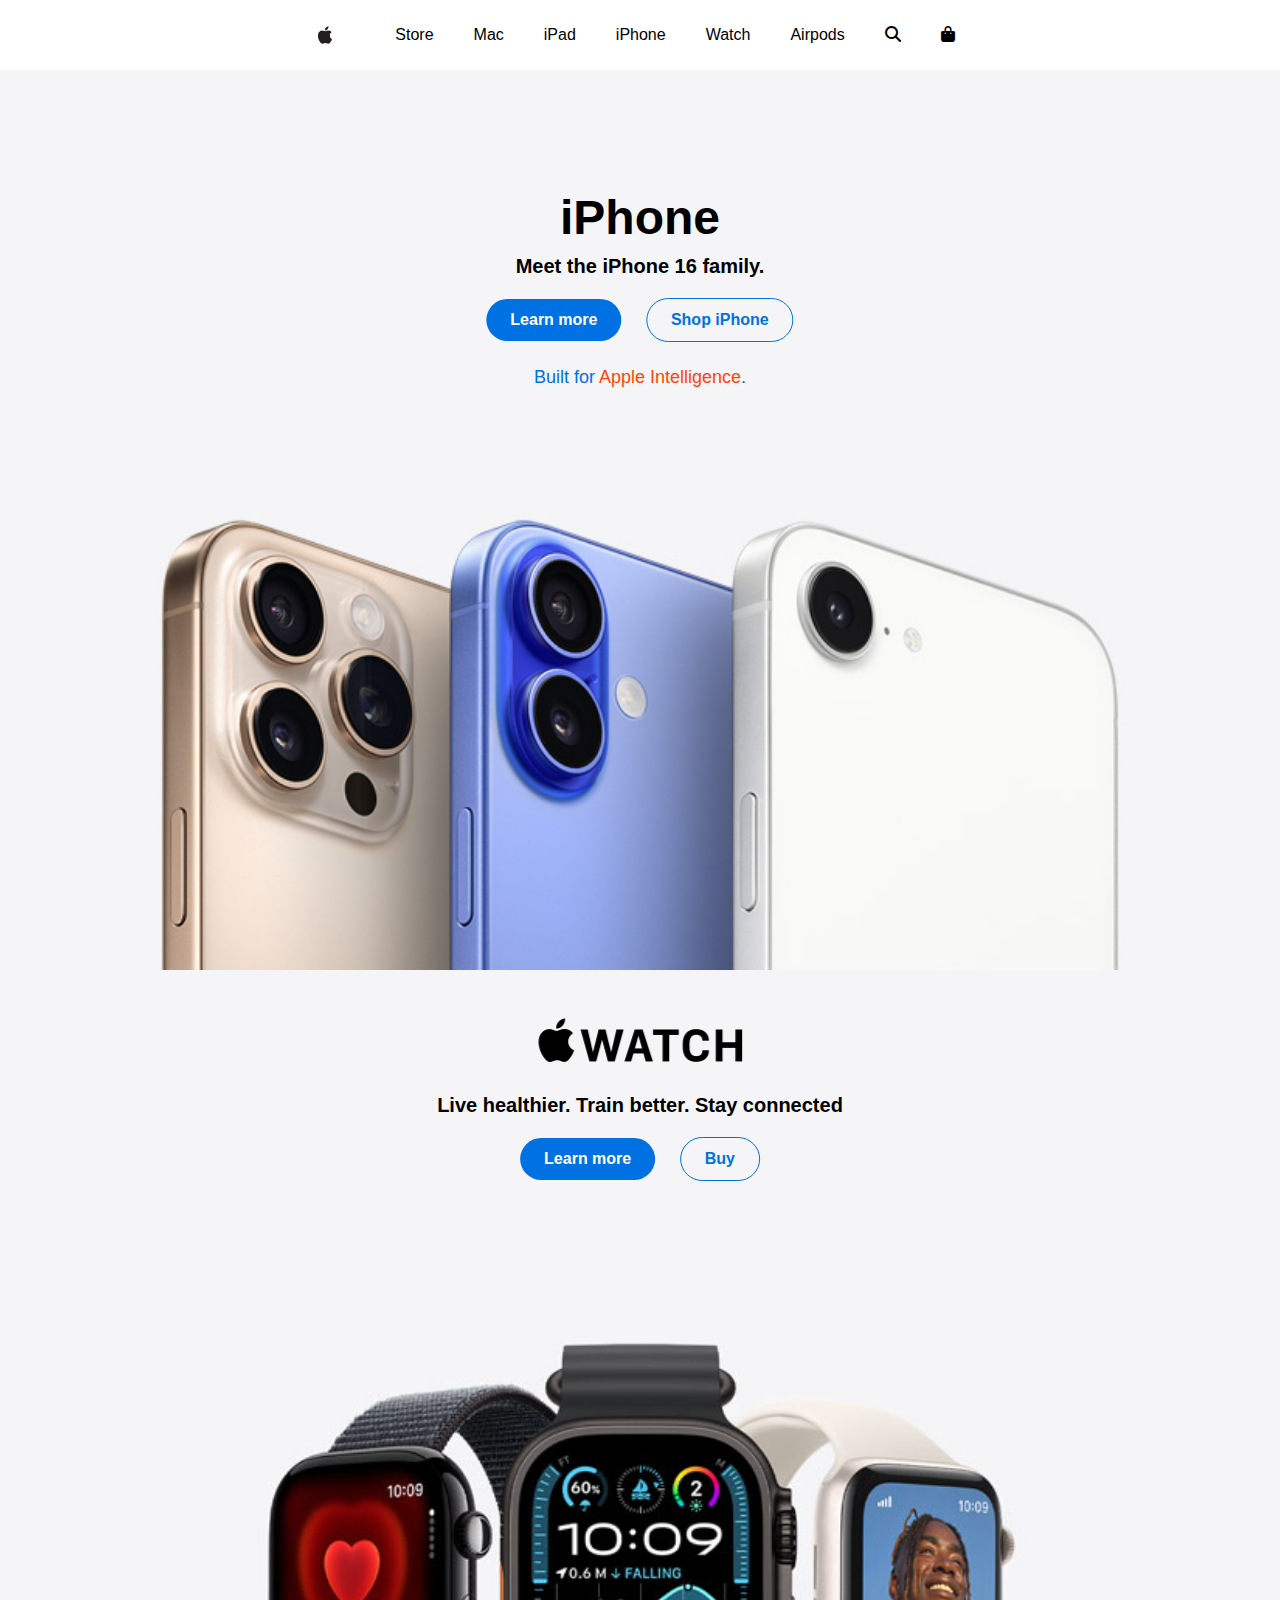
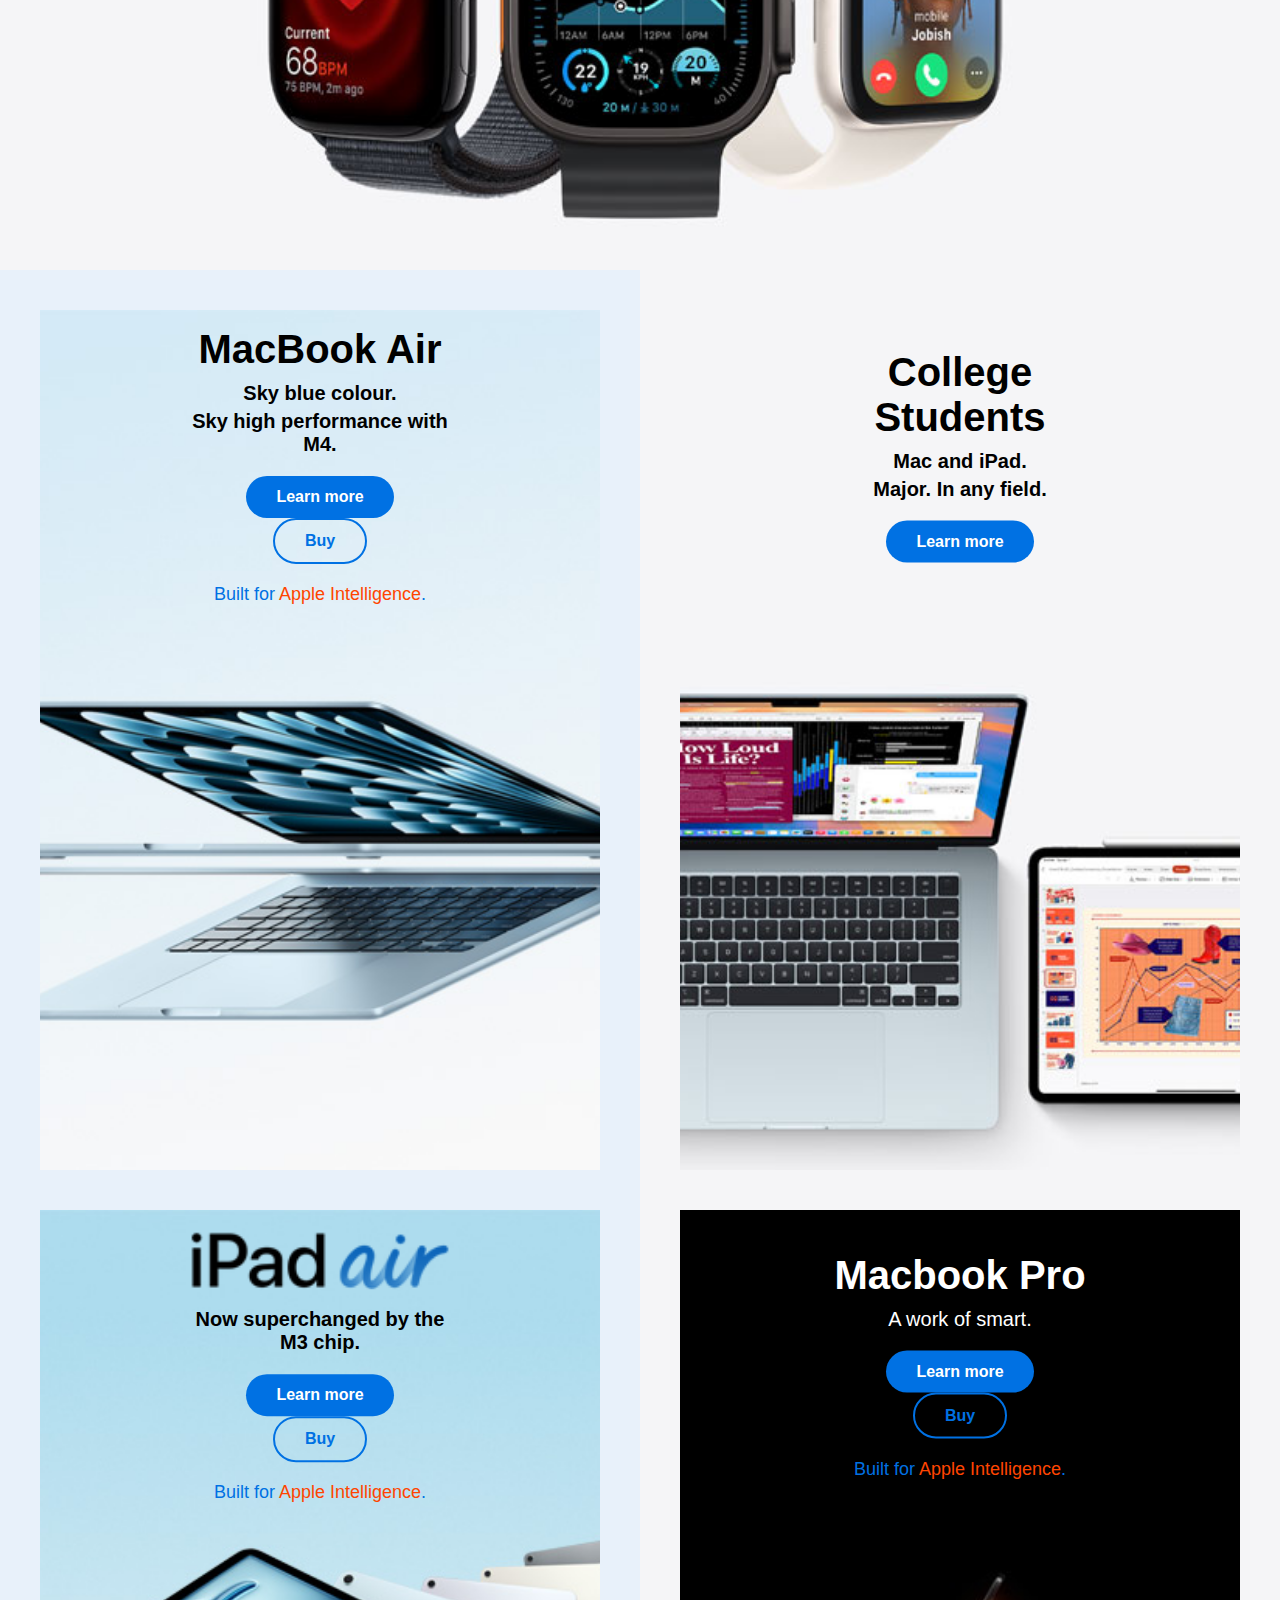
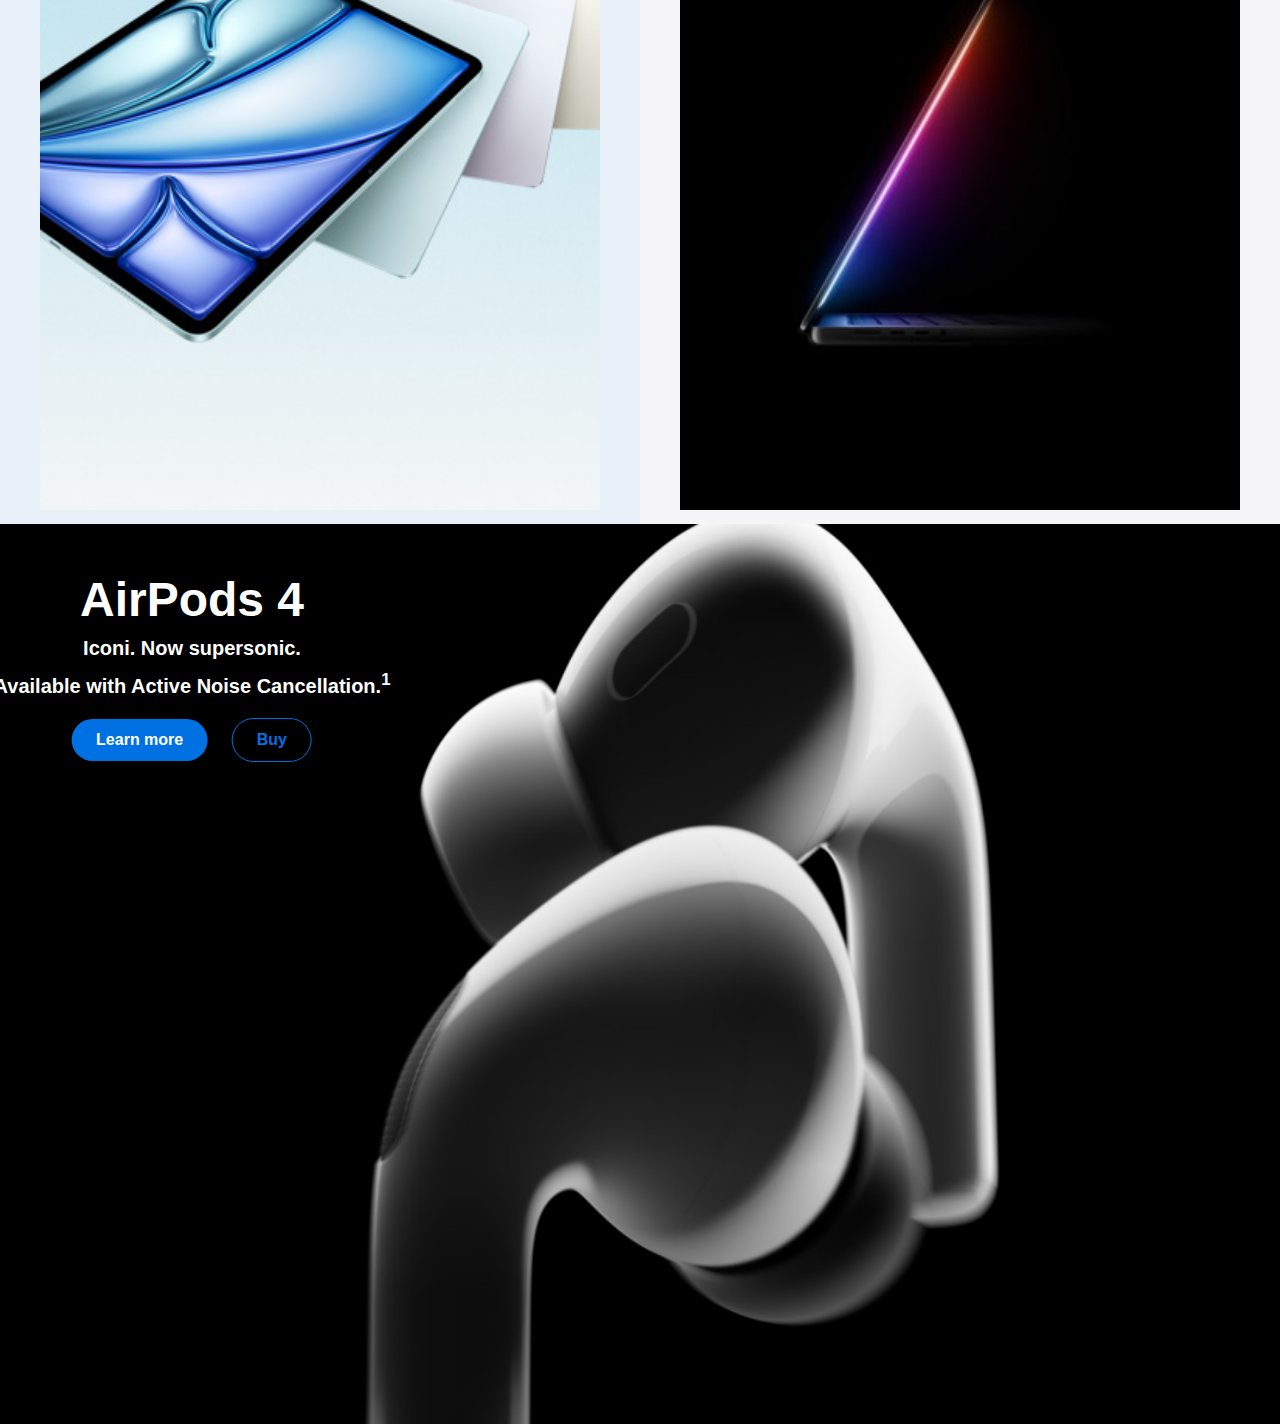
<file: index.html>
<!DOCTYPE html>
<html lang="en">
<head>
  <meta charset="UTF-8">
  <meta name="viewport" content="width=device-width, initial-scale=1.0">
  <link rel="stylesheet" href="https://cdnjs.cloudflare.com/ajax/libs/font-awesome/6.5.0/css/all.min.css" />
  <link rel="stylesheet" href="style.css">
  <title>Apple Store</title>
</head>
<body>

  <div class="navbar">
    <img src="apple_logo.png" alt="Apple Logo">
    <div class="nav-item">
        Store
    <div class="dropdown">
        <h3>Shop The Latest</h3>
        <a href="ipad.html">iPad</a>
        <a href="Mac.html">Mac</a>
        <a href="iphone.html">iPhone</a>
      </div>
    </div>
    <div class="nav-item">
        Mac
    <div class="dropdown">
        <h3>Explore All Mac</h3>
        <a href="#">MacBook Air</a>
        <a href="#">MacBook Pro</a>
        <a href="#">iMac</a>
      </div>
    </div>
    <div class="nav-item">
        iPad
        <div class="dropdown">
        <h3>Explore All iPad</h3>
        <a href="#">iPad Air</a>
        <a href="#">iPad Pro</a>
        <a href="#">iPad</a>
      </div>
    </div>
    <div class="nav-item">
        iPhone
        <div class="dropdown">
        <h3>Explore All iPhone</h3>
        <a href="#">iPhone 16 Pro</a>
        <a href="#">iPhone 16</a>
        <a href="#">iPhone 15</a>
      </div>
    </div>
    <div class="nav-item">
        Watch
        <div class="dropdown">
        <h3>Explore All Apple Watch</h3>
        <a href="#">Apple Watch Series 10</a>
        <a href="#">Apple Watch Ultra 2</a>
        <a href="#">Apple Watch SE</a>
      </div>
    </div>

    <div class="nav-item">
      Airpods
      <div class="dropdown">
        <h3>Explore All Airpods</h3>
        <a href="#">AirPods Pro</a>
        <a href="#">AirPods Max</a>
        <a href="#">AirPods 4</a>
      </div>
    </div>

    <div class="nav-item"><i class="fa-solid fa-magnifying-glass"></i></div>
    <div class="nav-item"><i class="fa-solid fa-bag-shopping"></i></div>
  </div>
    <div class="iphone-section">
    <div class="promo-content">
      <h1>iPhone</h1>
      <p><b>Meet the iPhone 16 family.</b></p>

      <div class="iphone-buttons">
        <a href="iphone.html" class="btn-blue">Learn more</a>
        <a href="iphone.html" class="btn-outline">Shop iPhone</a>
      </div>

      <div class="iphone-intel">
        Built for <span>Apple Intelligence</span>.
      </div>
    </div>
  </div>
  <div class="watch-section">
    <div class="watch-content">
      <h1><img src="heading_watch.png"></h1>
      <p><b>Live healthier. Train better. Stay connected</b></p>

      <div class="iphone-buttons">
        <a href="#" class="btn-blue">Learn more</a>
        <a href="#" class="btn-outline">Buy</a>
      </div>
    </div>
  </div>
  <div class="container">
  <div class="section left">
    <img src="macbookair.jpg" alt="MacBook Air">
    <div class="text-overlay">
      <h1><b>MacBook Air</b></h1>
      <p><b>Sky blue colour.</b></p>
      <p><b>Sky high performance with M4.</b></p>
      <div class="buttons">
        <button class="btn">Learn more</button>
        <button class="btn outline">Buy</button>
      </div>
      <div class="iphone-intel">
        Built for <span>Apple Intelligence</span>.
      </div>
    </div>
  </div>

  <div class="section right">
    <img src="college.jpg" alt="College Students">
    <div class="text-overlay">
      <h1><b>College Students</b></h1>
      <p><b>Mac and iPad.</b></p>
      <p><b>Major. In any field.</b></p>
      <div class="buttons">
        <button class="btn">Learn more</button>
      </div>
    </div>
  </div>
</div>

<div class="container">
  <div class="section left">
    <img src="ipad.jpg" alt="MacBook Air">
    <div class="text-overlay">
      <h1><img src="ipadair.png"></h1>
      <p><b>Now superchanged by the M3 chip.</b></p>
      <div class="buttons">
        <button class="btn">Learn more</button>
        <button class="btn outline">Buy</button>
      </div>
     <div class="iphone-intel">
        Built for <span>Apple Intelligence</span>.
      </div>
    </div>
  </div>

  <div class="section right">
    <img src="macbook.jpg" alt="College Students">
    <div class="text-overlay">
     <h1 style="color:white;">Macbook Pro</h1>
      <p style="color:white;">A work of smart.</p>
      <div class="buttons">
        <button class="btn">Learn more</button>
        <button class="btn outline">Buy</button>
      </div>
      <div class="iphone-intel">
        Built for <span>Apple Intelligence</span>.
      </div>
    </div>
  </div>
</div><br><br><br>
<div class="airpod-section">
    <div class="airpod-content">
      <h1>AirPods 4</h1>
      <p><b>Iconi. Now supersonic.</b></p>
      <p><b>Available with Active Noise Cancellation.<sup>1</sup></b></p>

      <div class="iphone-buttons">
        <a href="#" class="btn-blue">Learn more</a>
        <a href="#" class="btn-outline">Buy</a>
      </div>
    </div>
  </div>
</body>
</html>
</file>
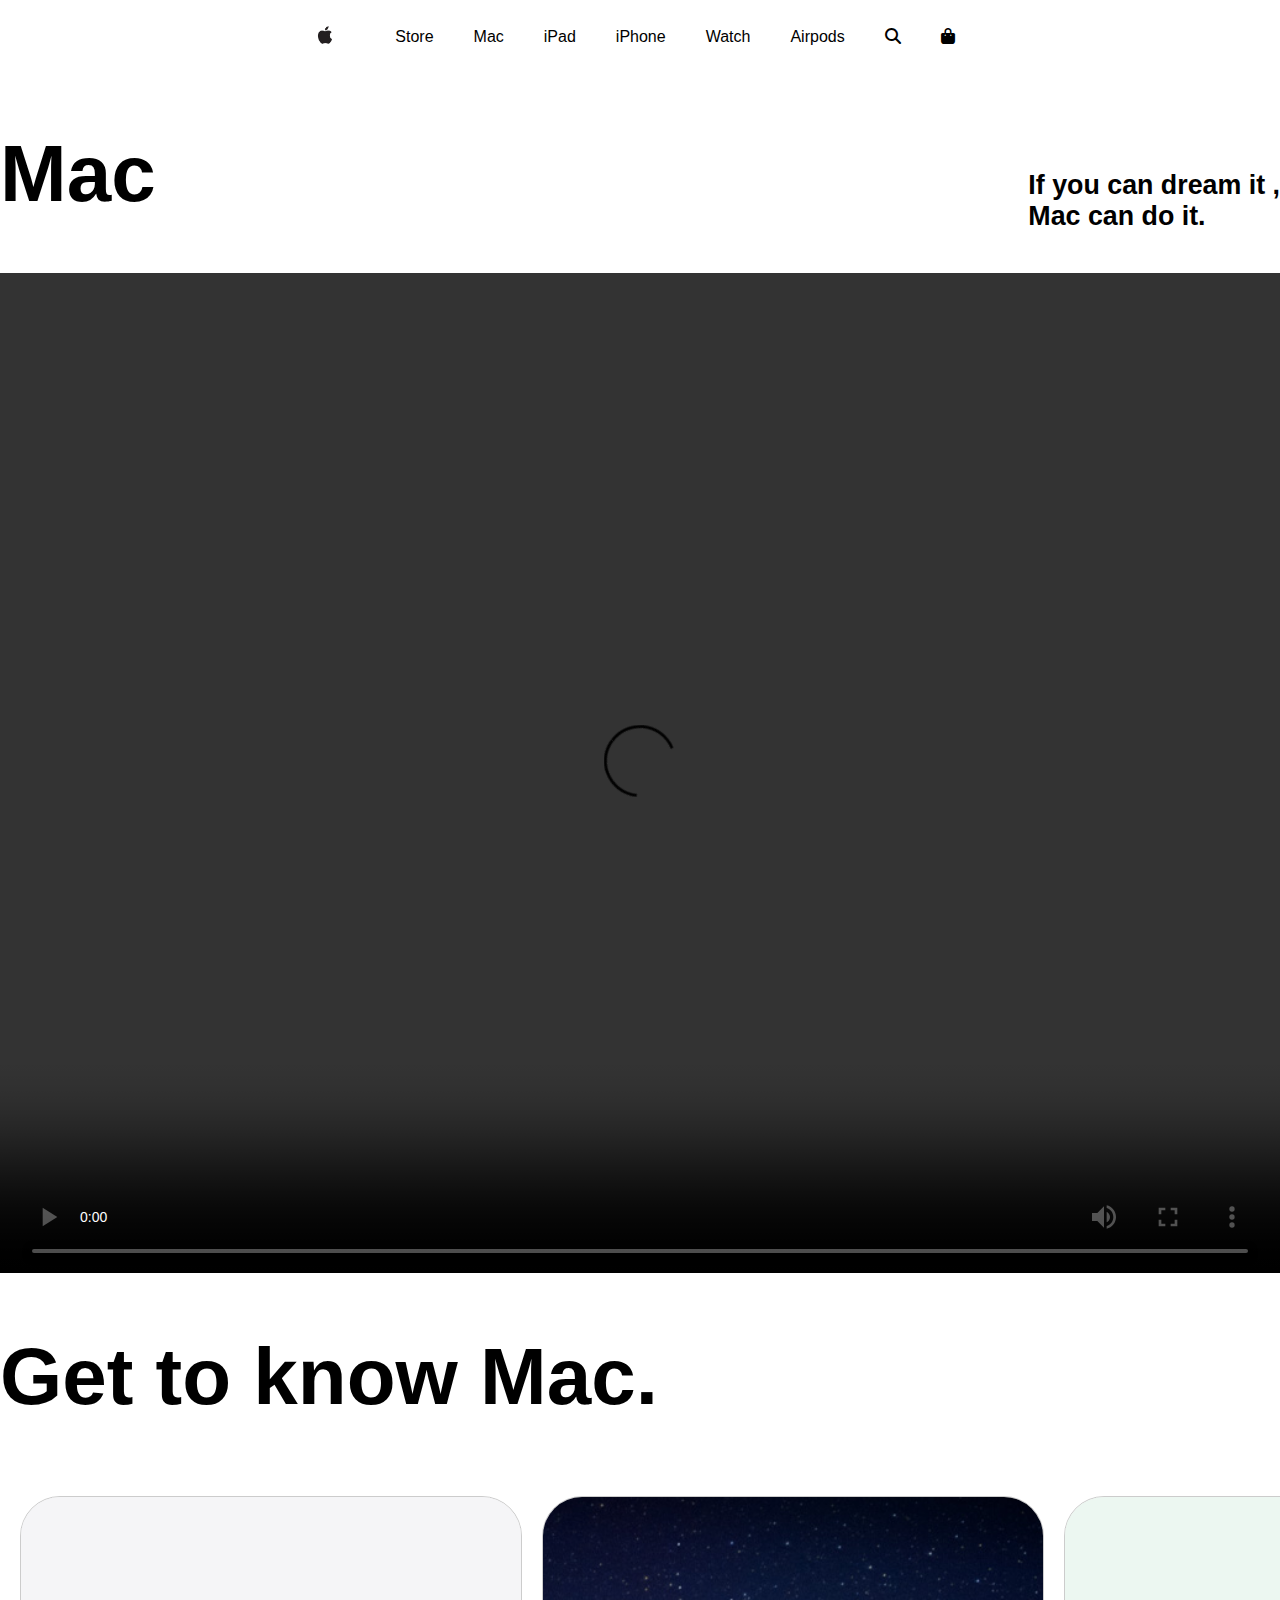
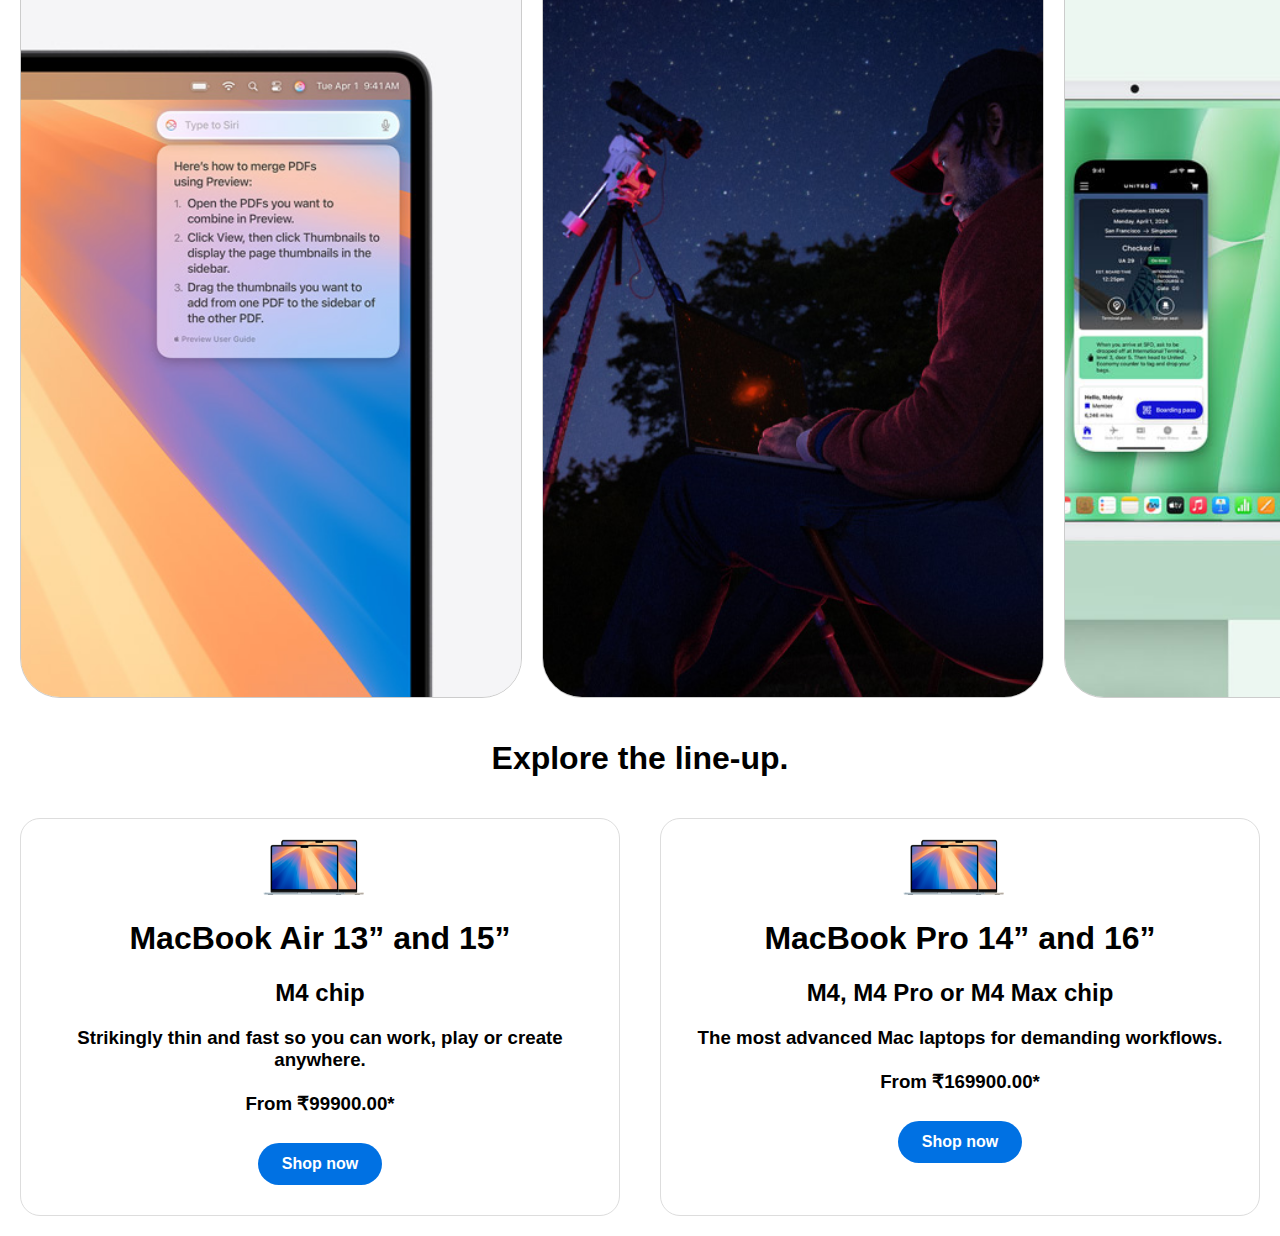
<file: Mac.html>
<!DOCTYPE html>
<html lang="en">
<head>
  <meta charset="UTF-8" />
  <meta name="viewport" content="width=device-width, initial-scale=1.0" />
  <link rel="stylesheet" href="https://cdnjs.cloudflare.com/ajax/libs/font-awesome/6.5.0/css/all.min.css" />
  <link rel="stylesheet" href="styles.css">
  <title>Mac - Apple (IN)</title>
  </head>
<body>

  <div class="navbar">
    <a href="index.html">
  <img src="apple_logo.png" alt="Apple Logo">
</a>
    <div class="nav-item">
        Store
    <div class="dropdown">
        <h3>Shop The Latest</h3>
        <a href="ipad.html">iPad</a>
        <a href="Mac.html">Mac</a>
        <a href="iphone.html">iPhone</a>
      </div>
    </div>
    <div class="nav-item">
        Mac
    <div class="dropdown">
        <h3>Explore All Mac</h3>
        <a href="Mac.html">MacBook Air</a>
        <a href="Mac.html">MacBook Pro</a>
        <a href="Mac.html">iMac</a>
      </div>
    </div>
    <div class="nav-item">
        iPad
        <div class="dropdown">
        <h3>Explore All iPad</h3>
        <a href="ipad.html">iPad Air</a>
        <a href="ipad.html">iPad Pro</a>
        <a href="ipad.html">iPad</a>
      </div>
    </div>
    <div class="nav-item">
        iPhone
        <div class="dropdown">
        <h3>Explore All iPhone</h3>
        <a href="iphone.html">iPhone 16 Pro</a>
        <a href="iphone.html">iPhone 16</a>
        <a href="iphone.html">iPhone 15</a>
      </div>
    </div>
    <div class="nav-item">
        Watch
        <div class="dropdown">
        <h3>Explore All Apple Watch</h3>
        <a href="#">Apple Watch Series 10</a>
        <a href="#">Apple Watch Ultra 2</a>
        <a href="#">Apple Watch SE</a>
      </div>
    </div>

    <div class="nav-item">
      Airpods
      <div class="dropdown">
        <h3>Explore All Airpods</h3>
        <a href="#">AirPods Pro</a>
        <a href="#">AirPods Max</a>
        <a href="#">AirPods 4</a>
      </div>
    </div>

    <div class="nav-item"><i class="fa-solid fa-magnifying-glass"></i></div>
    <div class="nav-item"><i class="fa-solid fa-bag-shopping"></i></div>
  </div>
  <div class="mac">
  <h1>Mac</h1>
  <h6>If you can dream it ,<br>Mac can do it.</h6>
  </div>
  <div class="video">
    <video controls="controls" autoplay="autoplay" loop="loop" width="1510" height="1000" src="https://www.apple.com/105/media/us/mac/family/2025/59856fc1-d007-421a-90ee-734ddf3fd25d/anim/welcome/xlarge_2x.mp4"></video>
  </div>
  <div class="mac-content">
  <h1>Get to know Mac.</h1>

  <div class="square-row">
    <div class="square">
      <label for="modal1"><img src="mac5.jpg" style="cursor:pointer;"></label>
    </div>
    <div class="square">
     <label for="modal2"><img src="mac7.jpg" style="cursor:pointer;"></label>
    </div>
    <div class="square">
      <img src="mac6.jpg">
    </div>
    <div class="square">
      <img src="mac3.jpg">
    </div>
    <div class="square">
      <img src="mac1.jpg">
    </div>
    <div class="square">
      <img src="mac4.jpg">
    </div>
    <div class="square">
      <img src="mac2.jpg">
    </div>
  </div>
</div>

<input type="checkbox" id="modal1" class="modal-toggle" />
<div class="modal">
  <label for="modal1" class="modal-overlay"></label>
  <div class="modal-content">
    <h2>MacBook Air</h2>
    <h2>Easy to use. Easy to love.</h2>
    <p>Built for Apple Intelligence. Apple Intelligence is the personal intelligence system that helps you write, 
        express yourself and get things done effortlessly. 
        With groundbreaking privacy protections, it gives you peace of mind that no one else can access your data — not even Apple.1</p>
    <img src="mac_card.jpg" alt="MacBook Air" width="420" height="400">
  </div>
</div>
<h1><center>Explore the line-up.</center></h1>
<div class="container">
<div class="zoom"><center>
  &nbsp;&nbsp;&nbsp;&nbsp;<img src="zoomin.png" alt="Car" style="width:20%">
  &nbsp;&nbsp;&nbsp;&nbsp;&nbsp;&nbsp;<h1>MacBook Air 13” and 15” <br></h1><h2>M4 chip</h2>
  <h3>Strikingly thin and fast so you can work, play or create anywhere.<br><br>From ₹99900.00*</h3></center>
  <div class="iphone-buttons">
     <a href="#" class="btn-blue">Shop now</a>
     </div>
</div>
<div class="zoom"><center>
  &nbsp;&nbsp;&nbsp;&nbsp;<img src="zoomin.png" alt="Car" style="width:20%">
  &nbsp;&nbsp;&nbsp;&nbsp;&nbsp;&nbsp;<h1>MacBook Pro 14” and 16”<br></h1><h2>M4, M4 Pro or M4 Max chip</h2>
  <h3>The most advanced Mac laptops for demanding workflows.<br>
    <br>From ₹169900.00*</h3></center>
    <div class="iphone-buttons">
     <a href="#" class="btn-blue">Shop now</a>
     </div>
</div>
</div>
</body>
</html>
</file>
<file: style.css>
body 
    {
      margin: 0;
      background-color: white;
      font-family: 'Trebuchet MS', sans-serif;
    }

    .navbar 
    {
      display: flex;
      justify-content: center;
      align-items: center;
      padding: 20px 0;
      color: black;
    }

    .navbar img 
    {
      height: 30px;
      margin-right: 30px;
    }

    .nav-item 
    {
      position: relative;
      margin: 0 20px;
      cursor: pointer;
    }

    .dropdown 
    {
      display: none;
      position: absolute;
      top: 100%; 
      left: 0;
      background-color: black;
      padding: 10px;
      border-radius: 5px;
      min-width: 150px;
      z-index: 1;
    }

    .nav-item:hover .dropdown 
    {
      display: block;
    }

    .dropdown a 
    {
      display: block;
      color: white;
      text-decoration: none;
      padding: 5px 10px;
    }

    .dropdown a:hover 
    {
      background-color: #A51C61;
    }

    .nav-item:hover .dropdown 
    {
      display: block;
    }
    
    div h3 
    {
        color: white;
    }
    .iphone-section 
    {
      position: relative;
      top:20%;
      text-align: center;
      color: black;
      height: 100vh;
      background: url('iphone.jpg') no-repeat center center/cover;
    }
    .watch-section 
    {
      position: relative;
      top:20%;
      text-align: center;
      color: black;
      height: 100vh;
      background: url('watch.jpg') no-repeat center center/cover;
    }
    .airpod-section 
    {
      position: relative;
      top:20%;
      text-align: center;
      color: white;
      height: 100vh;
      background: url('airpods.jpg') no-repeat center center/cover;
    }
    .macbook-section right
    {
      position: relative;
      top:20%;
      text-align: center;
      color: black;
      background: #f5f5f7;
      flex: 1;
      padding: 40px;
      height: 100vh;
      background: url('watch.jpg') no-repeat center center/cover;
    }
    .macbook-section left
    {
      position: relative;
      top:20%;
      text-align: center;
      color: black;
      background: #e8f1fa;
      flex: 1;
      padding: 40px;
      height: 100vh;
      background: url('watch.jpg') no-repeat center center/cover;
    }
   .promo-content 
    {
      position: absolute;
      top: 10%;
      left: 50%;
      transform: translateX(-50%);
      text-align: center;
      padding: 30px;
      border-radius: 12px;
    }
 
    .promo-content h1 
    {
      font-size: 48px;
      margin: 0;
    }

    .promo-content p 
    {
      font-size: 20px;
      margin: 10px 0;
    }
    .watch-content 
    {
      position: absolute;
      top: 2%;
      left: 50%;
      transform: translateX(-50%);
      text-align: center;
      padding: 30px;
      border-radius: 12px;
    }
 
    .watch-content h1 
    {
      font-size: 48px;
      margin: 0;
    }

    .watch-content p 
    {
      font-size: 20px;
      margin: 10px 0;
    }

    .iphone-buttons a {
      text-decoration: none;
      padding: 12px 24px;
      margin: 10px;
      border-radius: 30px;
      font-weight: 600;
      display: inline-block;
    }

    .btn-blue 
    {
      background-color: #0071e3;
      color: white;
    }

    .btn-outline 
    {
      border: 1px solid #0071e3;
      color: #0071e3;
    }

    .iphone-intel 
    {
      margin-top: 15px;
      font-size: 18px;
      color: #0071e3;
    }

    .iphone-intel span 
    {
      color: orangered;
    }
    .airpod-content 
    {
      position: absolute;
      top: 2%;
      left: 15%;
      transform: translateX(-50%);
      text-align: center;
      padding: 30px;
      border-radius: 12px;
    }
 
    .airpod-content h1 
    {
      font-size: 48px;
      margin: 0;
    }

    .airpod-content p 
    {
      font-size: 20px;
      margin: 10px 0;
    }

    .iphone-buttons a {
      text-decoration: none;
      padding: 12px 24px;
      margin: 10px;
      border-radius: 30px;
      font-weight: 600;
      display: inline-block;
    }

    .btn-blue {
      background-color: #0071e3;
      color: white;
    }

    .btn-outline 
    {
      border: 1px solid #0071e3;
      color: #0071e3;
    }

    .iphone-intel 
    {
      margin-top: 15px;
      font-size: 18px;
      color: #0071e3;
    }

    .iphone-intel span 
    {
      color: orangered;
    }
     .container 
     {
      display: flex;
      justify-content: space-between;
      text-align: center;
      height: 100vh;
    }
    .section 
    {
      flex: 1;
      position: relative;
      padding: 40px;
      height: 100%; 
      min-height: 500px; 
    }
    .left {
      background: #e8f1fa;
    }
    .right {
      background: #f5f5f7;
    }
    h1 {
      font-size: 40px;
      margin: 0 0 10px;
    }
    p {
      font-size: 20px;
      margin: 5px 0;
    }
    .buttons {
      margin: 20px 0;
    }
    .btn {
      padding: 12px 30px;
      margin: 0 5px;
      border: none;
      border-radius: 25px;
      background: #0071e3;
      color: white;
      font-weight: bold;
      cursor: pointer;
      font-size: 16px;
    }
    .btn.outline {
      background: none;
      border: 2px solid #0071e3;
      color: #0071e3;
    }
    .highlight 
    {
      margin-top: 20px;
      font-size: 16px;
      color: #999;
    }
    .highlight span 
    {
      color: #ff2d55;
    }

    .section img 
    {
      width: 100%;
      height: 100%;
      object-fit: cover; 
    }

    .text-overlay {
      position: absolute;
      top: 50%;
      left: 50%;
      transform: translate(-50%, -50%);
      color: white;
      z-index: 1;
    }

    .left .text-overlay,
    .right .text-overlay {
      position: absolute;
      top: 20%;
      left: 50%;
      color:black;
      padding: 30px;
      border-radius: 15px;
    }
    /* Responsive: tablets and below */
@media (max-width: 1024px) {
  .navbar {
    flex-wrap: wrap;
    justify-content: space-around;
  }

  .nav-item {
    margin: 10px;
  }

  .promo-content h1,
  .watch-content h1,
  .airpod-content h1 {
    font-size: 32px;
  }

  .promo-content p,
  .watch-content p,
  .airpod-content p {
    font-size: 16px;
  }

  .iphone-buttons a,
  .btn {
    padding: 10px 20px;
    font-size: 14px;
  }
}

/* Responsive: phones */
@media (max-width: 768px) {
  .container {
    flex-direction: column;
    height: auto;
  }

  .section {
    height: auto;
    padding: 20px;
  }

  .left .text-overlay,
  .right .text-overlay {
    top: 10%;
    left: 50%;
    transform: translateX(-50%);
    padding: 15px;
  }

  .navbar img {
    margin: 10px 0;
  }

  .dropdown {
    position: static;
    width: 100%;
    border-radius: 0;
  }

  .dropdown a {
    padding: 10px;
    text-align: center;
  }

  .iphone-section,
  .watch-section,
  .airpod-section {
    background-position: center;
    background-size: cover;
    height: auto;
    padding: 60px 20px;
  }

  .promo-content,
  .watch-content,
  .airpod-content {
    position: static;
    transform: none;
    padding: 20px;
  }

  .promo-content h1,
  .watch-content h1,
  .airpod-content h1 {
    font-size: 28px;
  }

  .promo-content p,
  .watch-content p,
  .airpod-content p {
    font-size: 14px;
  }
}
</file>
<file: styles.css>
body 
    {
      margin: 0;
      background-color: white;
      font-family: 'Trebuchet MS', sans-serif;
    }

    .navbar 
    {
      display: flex;
      justify-content: center;
      align-items: center;
      padding: 20px 0;
      color: black;
    }

    .navbar img 
    {
      height: 30px;
      margin-right: 30px;
    }

    .nav-item 
    {
      position: relative;
      margin: 0 20px;
      cursor: pointer;
    }

    .dropdown 
    {
      display: none;
      position: absolute;
      top: 100%; 
      left: 0;
      background-color: black;
      padding: 10px;
      border-radius: 5px;
      min-width: 150px;
      z-index: 1;
    }

    .nav-item:hover .dropdown 
    {
      display: block;
    }

    .dropdown a 
    {
      display: block;
      color: white;
      text-decoration: none;
      padding: 5px 10px;
    }

    .dropdown a:hover 
    {
      background-color: #A51C61;
    }

    .nav-item:hover .dropdown 
    {
      display: block;
    }

    .mac
    {
        font-size:40px;
    }
    .mac h6
    {
        position:absolute;
        top:12%;
        right:0%;
    }
    .video
    {
        border-radius: 60px;
    }
    .mac-content
    {
        font-size:40px;
    }
    .square-row {
  display: flex;
  flex-wrap: nowrap;
  overflow-x: auto;
  gap: 20px;
  padding: 20px;
}

.square {
  flex: 0 0 auto;
  width: 500px;
  height: 800px;
  background-color: #f0f0f0;
  border-radius: 40px;
  overflow: hidden;
  border: 1px solid #ccc;
}

.square img 
{
  width: 100%;
  height: 100%;
  object-fit: cover;
}

          
.modal-toggle 
{
  display: none;
}

.modal 
{
  position: fixed;
  top: 0; left: 0;
  width: 100%; height: 100%;
  background: rgba(0,0,0,0.6);
  display: none;
  justify-content: center;
  align-items: center;
  z-index: 999;
}

.modal-content {
  background: white;
  padding: 30px;
  border-radius: 12px;
  max-width: 400px;
  text-align: center;
  animation: fadeIn 0.3s ease-in-out;
}

.modal-overlay {
  position: absolute;
  width: 100%; height: 100%;
  top: 0; left: 0;
  cursor: pointer;
}

#modal1:checked ~ .modal {
  display: flex;
}

@keyframes fadeIn {
  from { opacity: 0; transform: scale(0.8); }
  to   { opacity: 1; transform: scale(1); }
}

.container {
  display: flex;
  justify-content: center;
  gap: 40px;
  padding: 20px;
}

.zoom {
  width: 45%;
  text-align: center;
  animation: zoomIn 0.6s ease-in-out;
  border: 1px solid #ddd;
  padding: 20px;
  border-radius: 20px;
}

@keyframes zoomIn {
  from { transform: scale(0); opacity: 0; }
  to { transform: scale(1); opacity: 1; }
}

.zoom img {
  width: 20%;
}

 .btn-blue 
    {
      background-color: #0071e3;
      color: white;
    }
.iphone-buttons a {
      text-decoration: none;
      padding: 12px 24px;
      margin: 10px;
      border-radius: 30px;
      font-weight: 600;
      display: inline-block;
    }
    /* Responsive for tablets (768px – 991px) */
@media (max-width: 991px) {
  .navbar {
    flex-wrap: wrap;
    padding: 10px;
    justify-content: center;
  }

  .nav-item {
    margin: 10px;
    font-size: 14px;
  }

  .mac {
    font-size: 32px;
    text-align: center;
  }

  .mac h6 {
    position: static;
    font-size: 16px;
    margin-top: 10px;
  }

  .video video {
    width: 100% !important;
    height: auto !important;
    border-radius: 30px;
  }

  .mac-content {
    font-size: 28px;
    text-align: center;
  }

  .square-row {
    gap: 10px;
    padding: 10px;
  }

  .square {
    width: 90%;
    height: auto;
  }

  .zoom {
    width: 100%;
    margin-bottom: 20px;
  }

  .zoom img {
    width: 40%;
  }

  .modal-content {
    max-width: 90%;
  }
}

/* Responsive for phones (max-width: 767px) */
@media (max-width: 767px) {
  .navbar {
    flex-wrap: wrap;
    justify-content: space-around;
  }

  .nav-item {
    margin: 10px;
  }

  .dropdown {
    position: static;
    background-color: black;
    margin-top: 10px;
    width: 100%;
    text-align: center;
  }

  .mac {
    font-size: 24px;
    text-align: center;
  }

  .mac h6 {
    position: static;
    font-size: 14px;
    margin-top: 10px;
  }

  .video video {
    width: 100% !important;
    height: auto !important;
    border-radius: 20px;
  }

  .mac-content {
    font-size: 22px;
    text-align: center;
  }

  .square-row {
    flex-direction: column;
    gap: 10px;
    align-items: center;
  }

  .square {
    width: 95%;
    height: auto;
  }

  .container {
    flex-direction: column;
    align-items: center;
    gap: 20px;
  }

  .zoom {
    width: 95%;
    padding: 10px;
  }

  .zoom img {
    width: 60%;
  }

  .iphone-buttons a {
    font-size: 14px;
    padding: 10px 20px;
  }

  .modal-content {
    width: 90%;
    font-size: 14px;
  }
}
</file>
